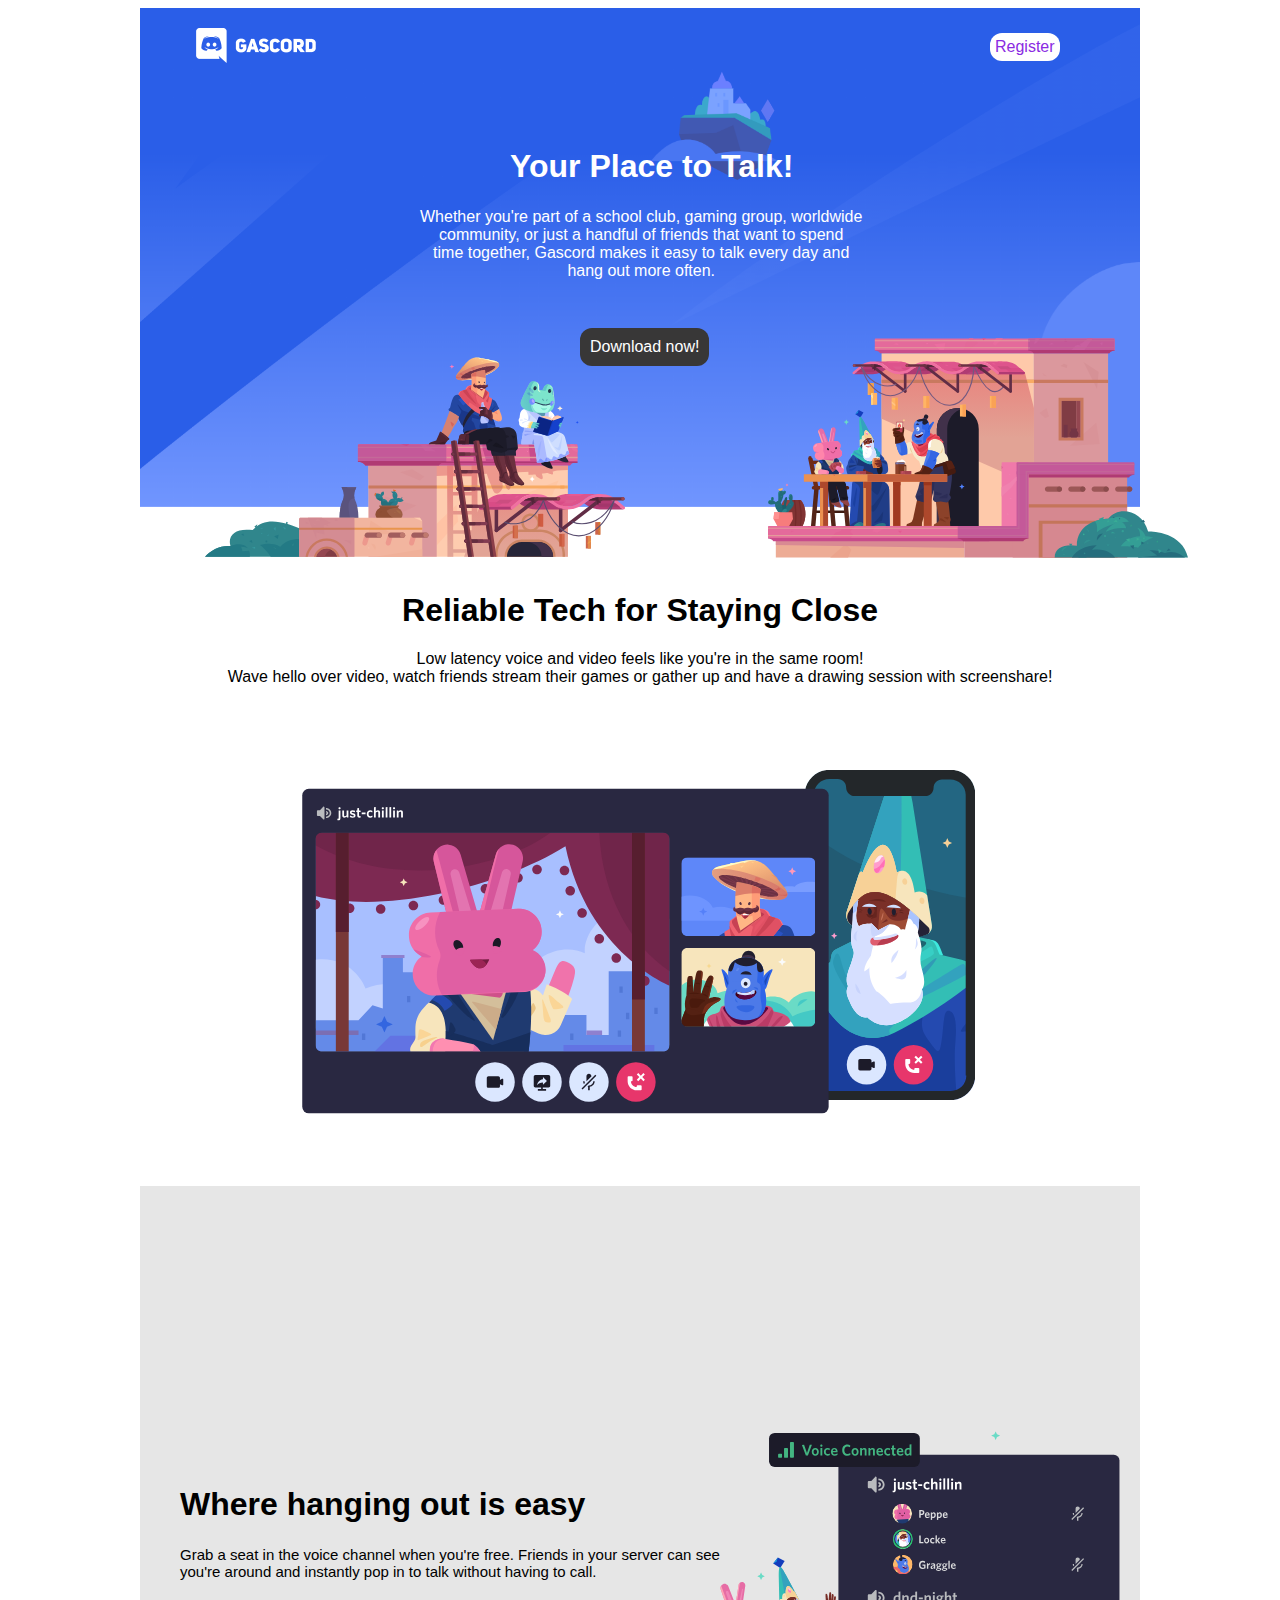
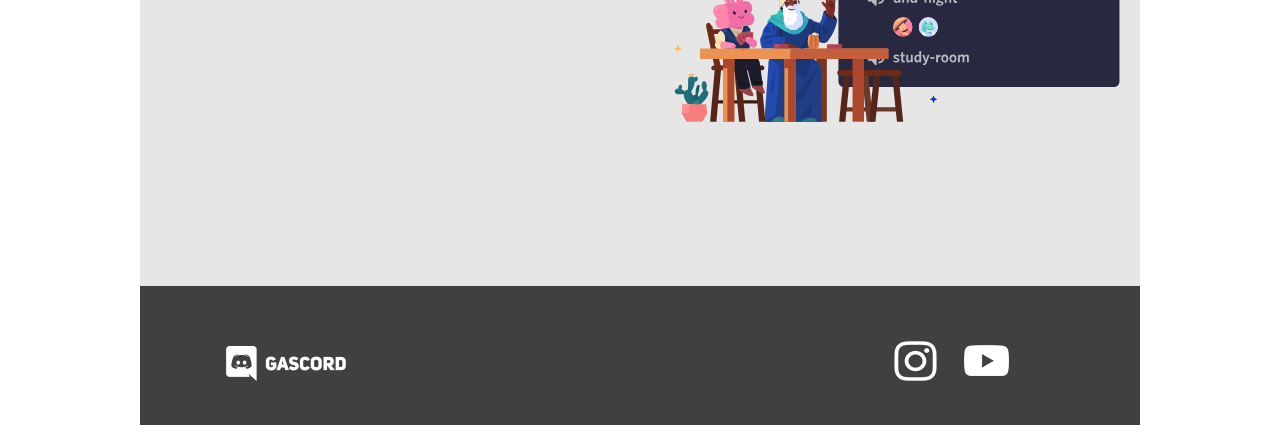
<file: index.html>
<!DOCTYPE html>
<!--
    2440051574 - JASON LEONARDO SUTIOSO
-->
<html>
    <head>
        <title>GAScord</title>
        <meta charset = "UTF-8">
        <link rel = "stylesheet" href = "style.css">
    </head>

    <body>
        <div class = "main">
            <div class = "top">
                <a href = "forms.html" class = "reg-btn">Register</a>
                <img class = "logo" src = "logo.png">
                <h1 class = "big-text">Your Place to Talk!</h1>
                <p class = "desc-main">Whether you're part of a school club, gaming group, worldwide
                    <br>
                    community, or just a handful of friends that want to spend
                    <br>
                    time together, Gascord makes it easy to talk every day and
                    <br>
                    hang out more often.
                </p>
                <a href = "https://discord.com/api/download?platform=win" class = "down-btn">Download now!</a>
                <img class = "top-img" src = "background.png">
                <img class = "back1" src = "background1.svg">
                <img class = "back2" src = "background2.svg">
            </div>
            <div class = "mid">
                <h1 class = "reliable">Reliable Tech for Staying Close</h1>
                <p class = "reliable-desc">Low latency voice and video feels like you're in the same room!
                    <br>
                    Wave hello over video, watch friends stream their games or gather up and have a drawing session with screenshare!
                </p>
                <img class = "devices" src = "videocall.svg">
            </div>
            <div class = "bottom">
                <h1 class = "easy">Where hanging out is easy</h1>
                <p class = "easy-desc">Grab a seat in the voice channel when you're free. Friends in your server can see
                    <br>
                    you're around and instantly pop in to talk without having to call.
                </p>
                <img class = "devices2" src = "voicechannel.svg">
            </div>
            <div class = "footer">
                <img class = "logo-again" src = "logo.png">
                <a href = "https://www.instagram.com/discord/?hl=en">
                    <img class = "insta" src = "instagram.png">
                </a>
                <a href = "https://www.youtube.com/channel/UCZ5XnGb-3t7jCkXdawN2tkA">
                    <img class = "yt" src = "youtube.png">
                </a>
            </div>
        </div>
    </body>
</html>
</file>
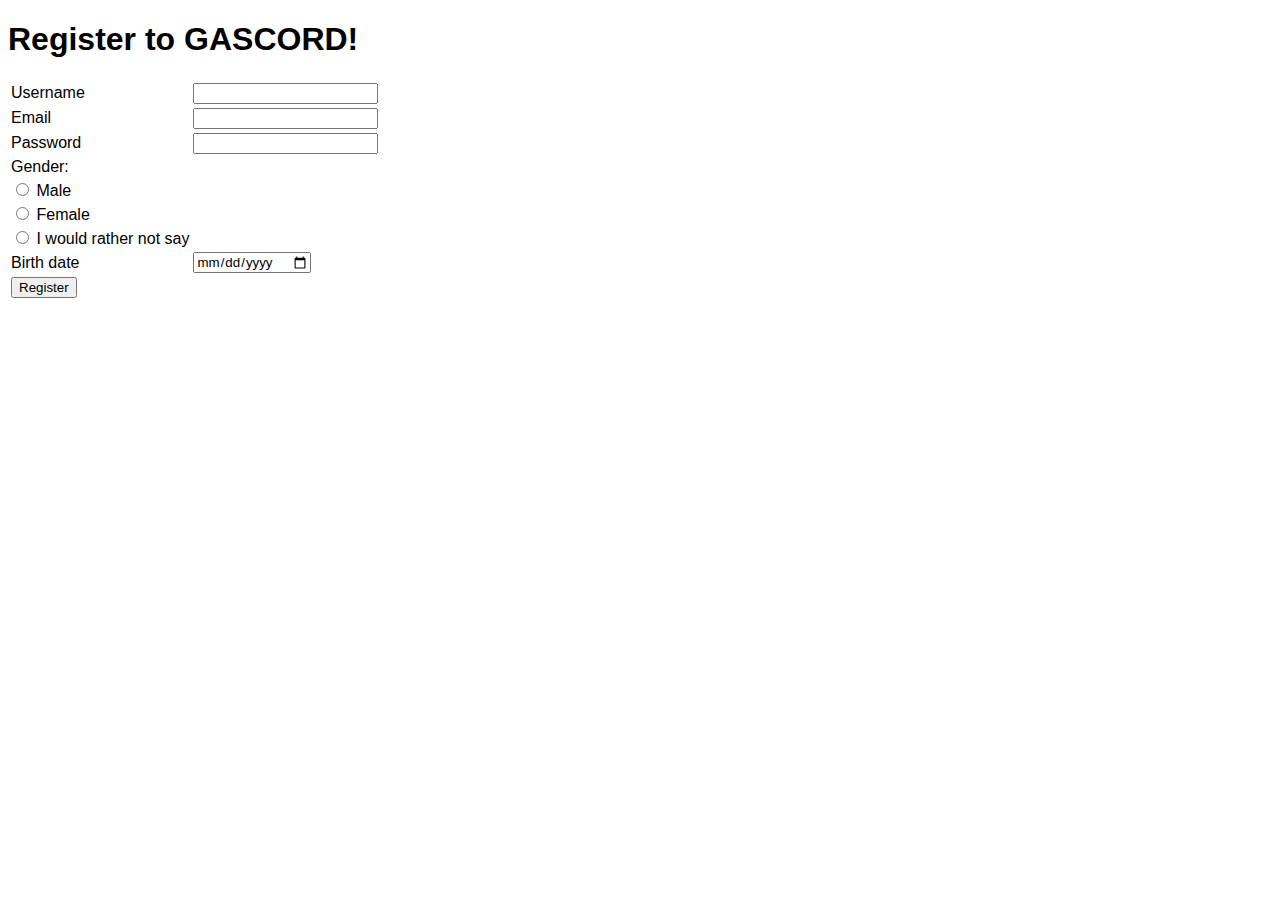
<file: forms.html>
<!DOCTYPE html>
<html>
    <head>
        <title>Register</title>
        <meta charset = "UTF-8">
        <link rel = "stylesheet" href = "style.css">
    </head>
    <form action = "index.html" method = "get">
        <table>
            <h1>Register to GASCORD!</h1>
            <td>Username</td>
            <td><input type = "text"></td>
            <tr>
                <td>Email</td>
                <td><input type = "email"></td>
            </tr>
            <tr>
                <td>Password</td>
                <td><input type = "password"></td>
            </tr>
            <tr>
                <td>Gender:</td>
            </tr>
            <tr>
                <td><input type = "radio" name = "gender" value = "Female">
                    <label>Male</label></td>
            </tr>
            <tr>
                
                <td><input type = "radio" name = "gender" value = "Female">
                    <label>Female</label></td>
            </tr>
            <tr>
                <td><input type = "radio" name = "gender" value = "I would rather not say">
                    <label>I would rather not say</label></td>
            </tr>
            <tr>
                <td>Birth date</td>
                <td><input type = "date"></td>
            </tr>
            <tr>
                <td> <input type = "submit" value = "Register"></td>
            </tr>
        </table>
    </form>
</html>
</file>
<file: style.css>
*{
    font-family:'Segoe UI', Tahoma, Geneva, Verdana, sans-serif;
}

.main{
    width: 1000px;
    height: auto;
    margin: auto;
}

.top{
    text-align: center;
}

.logo{
    position: absolute;
    height: 75px;
    width: 150px;
    margin-left: 40px;
}

.reg-btn{
    position: absolute;
    color: blueviolet;
    margin-left: 850px;
    margin-top: 25px;
    background-color: white;
    padding: 5px 5px 5px 5px;
    border-radius: 12px;
    text-decoration: none;
}


.big-text{
    position: absolute;
    text-align: center;
    color: white;
    margin-top: 140px;
    margin-left: 370px;
}

.top-img{
    text-align: center;
    height: 500px;
    width: 1000px;
}

.desc-main{
    position: absolute;
    color: white;
    margin-left: 280px;
    margin-top: 200px;
}

.down-btn{
    position: absolute;
    background-color: rgb(56, 55, 55);
    color: white;
    padding: 10px 10px 10px 10px;
    border-radius: 12px;
    text-decoration: none;
    margin-left: 440px;
    margin-top: 320px;
}

.back1{
    position: absolute;
    top: 33%;
    left: 16%;
    height: 320px;
    width: 420px;
}

.back2{
    position: absolute;
    top: 32%;
    left: 60%;
    height: 320px;
    width: 420px;
}

.reliable{
    text-align: center;
    margin-top: 80px;
}

.reliable-desc{
    text-align: center;
}

.devices{
    height: 480px;
    width: 720px;
    margin-left: 140px;
}

.bottom{
    background-color: rgb(230, 230, 230);
    padding: 100px 400px 600px 20px;
}

.easy{
    position: absolute;
    margin-left: 20px;
    margin-top: 200px;
}

.easy-desc{
    position: absolute;
    font-size: 15px;
   margin-left: 20px;
   margin-top: 260px;
}

.devices2{
    position: absolute;
    width: 480px;
    height: 360px;
    margin-left: 500px;
    margin-top: 100px;
}

.footer{
    background-color: rgb(65, 64, 64);
    padding: 20px 20px 20px 20px;
}

.logo-again{
    height: 75px;
    width: 150px;
    margin-left: 50px;
    margin-top: 20px;
}

.insta{
    position: absolute;
    margin-left: 530px;
    margin-top: 35px;
}

.yt{
    margin-left: 600px;
    margin-bottom: 25px;
}
</file>
